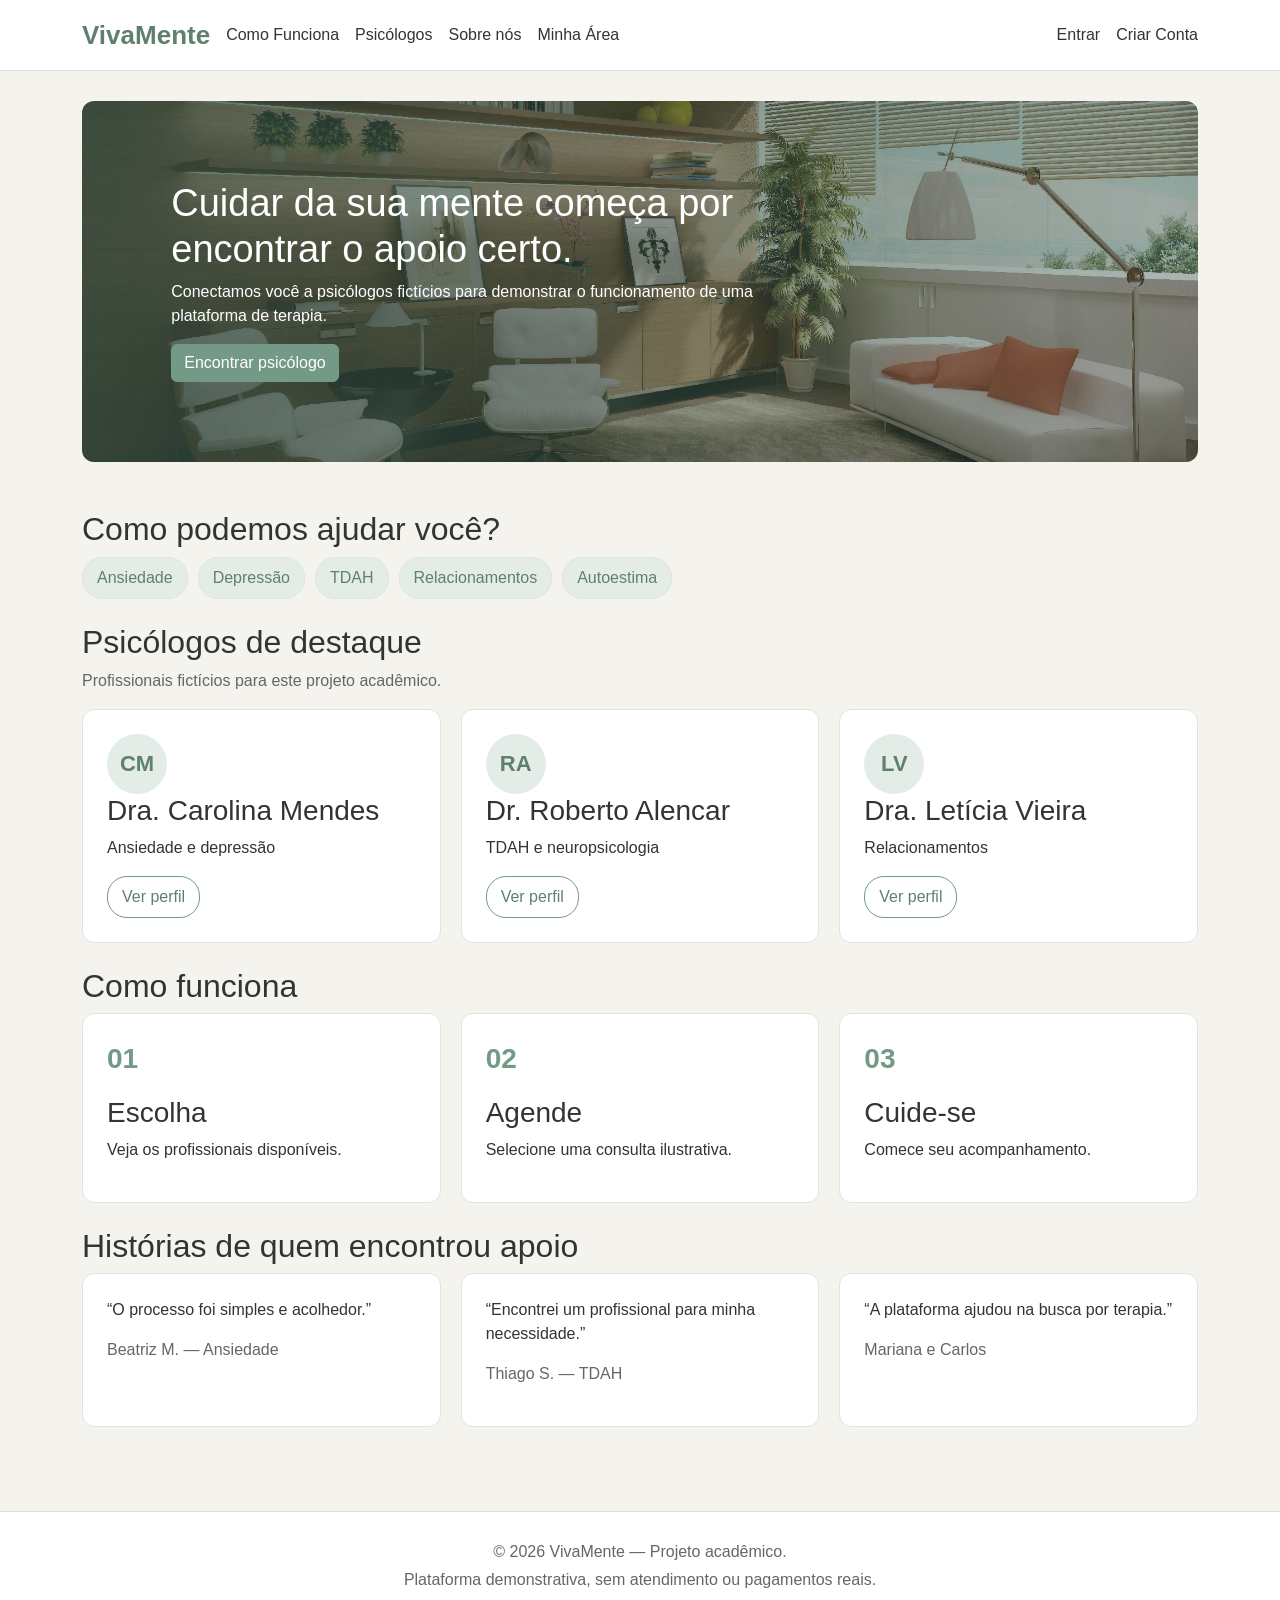
<file: index.html>
<!DOCTYPE html>
<html lang="pt-BR"><head>
    <!-- CONFIGURAÇÕES DA PÁGINA -->
    <meta charset="UTF-8"><meta name="viewport" content="width=device-width, initial-scale=1.0"><title>VivaMente | Início</title>
    <link href="https://cdn.jsdelivr.net/npm/bootstrap@5.3.3/dist/css/bootstrap.min.css" rel="stylesheet"><link rel="stylesheet" href="css/style.css">
</head><body>
    <!-- CABEÇALHO E NAVEGAÇÃO -->
        <header class="cabecalho">
        <nav class="container menu">
            <a class="marca" href="index.html">VivaMente</a>
            <div class="links-menu">
                <a class="menu-link" href="como-funciona.html">Como Funciona</a>
                <a class="menu-link" href="resultados.html">Psicólogos</a>
                <a class="menu-link" href="sobre-nos.html">Sobre nós</a>
                <a class="menu-link" href="area-paciente.html">Minha Área</a>
                <a class="menu-link" href="login.html">Entrar</a>
                <a class="menu-link" href="cadastro.html">Criar Conta</a>
            </div>
        </nav>
    </header>

    <main class="container conteudo">
        <!-- APRESENTAÇÃO PRINCIPAL -->
        <section class="hero"><div class="hero-texto"><h1>Cuidar da sua mente começa por encontrar o apoio certo.</h1><p>Conectamos você a psicólogos fictícios para demonstrar o funcionamento de uma plataforma de terapia.</p><a class="btn botao-verde" href="resultados.html">Encontrar psicólogo</a></div></section>
        <!-- CATEGORIAS DE AJUDA -->
        <section class="secao mt-5"><h2>Como podemos ajudar você?</h2><div class="botoes-categorias"><button class="categoria">Ansiedade</button><button class="categoria">Depressão</button><button class="categoria">TDAH</button><button class="categoria">Relacionamentos</button><button class="categoria">Autoestima</button></div></section>
        <!-- PSICÓLOGOS EM DESTAQUE -->
        <section class="secao"><h2>Psicólogos de destaque</h2><p class="subtitulo">Profissionais fictícios para este projeto acadêmico.</p><div class="lista-cartoes"><article class="cartao"><div class="avatar">CM</div><h3>Dra. Carolina Mendes</h3><p>Ansiedade e depressão</p><a class="botao-claro" href="perfil-psicologo.html">Ver perfil</a></article><article class="cartao"><div class="avatar">RA</div><h3>Dr. Roberto Alencar</h3><p>TDAH e neuropsicologia</p><a class="botao-claro" href="resultados.html">Ver perfil</a></article><article class="cartao"><div class="avatar">LV</div><h3>Dra. Letícia Vieira</h3><p>Relacionamentos</p><a class="botao-claro" href="resultados.html">Ver perfil</a></article></div></section>
        <!-- ETAPAS DA PLATAFORMA -->
        <section class="secao"><h2>Como funciona</h2><div class="lista-cartoes"><article class="cartao"><p class="numero">01</p><h3>Escolha</h3><p>Veja os profissionais disponíveis.</p></article><article class="cartao"><p class="numero">02</p><h3>Agende</h3><p>Selecione uma consulta ilustrativa.</p></article><article class="cartao"><p class="numero">03</p><h3>Cuide-se</h3><p>Comece seu acompanhamento.</p></article></div></section>
        <!-- DEPOIMENTOS ILUSTRATIVOS -->
        <section class="secao"><h2>Histórias de quem encontrou apoio</h2><div class="lista-cartoes"><article class="cartao"><p>“O processo foi simples e acolhedor.”</p><p class="subtitulo">Beatriz M. — Ansiedade</p></article><article class="cartao"><p>“Encontrei um profissional para minha necessidade.”</p><p class="subtitulo">Thiago S. — TDAH</p></article><article class="cartao"><p>“A plataforma ajudou na busca por terapia.”</p><p class="subtitulo">Mariana e Carlos</p></article></div></section>
    </main>
    <!-- RODAPÉ -->
    <footer class="rodape"><p>© 2026 VivaMente — Projeto acadêmico.</p><p>Plataforma demonstrativa, sem atendimento ou pagamentos reais.</p></footer>
</body></html>
</file>
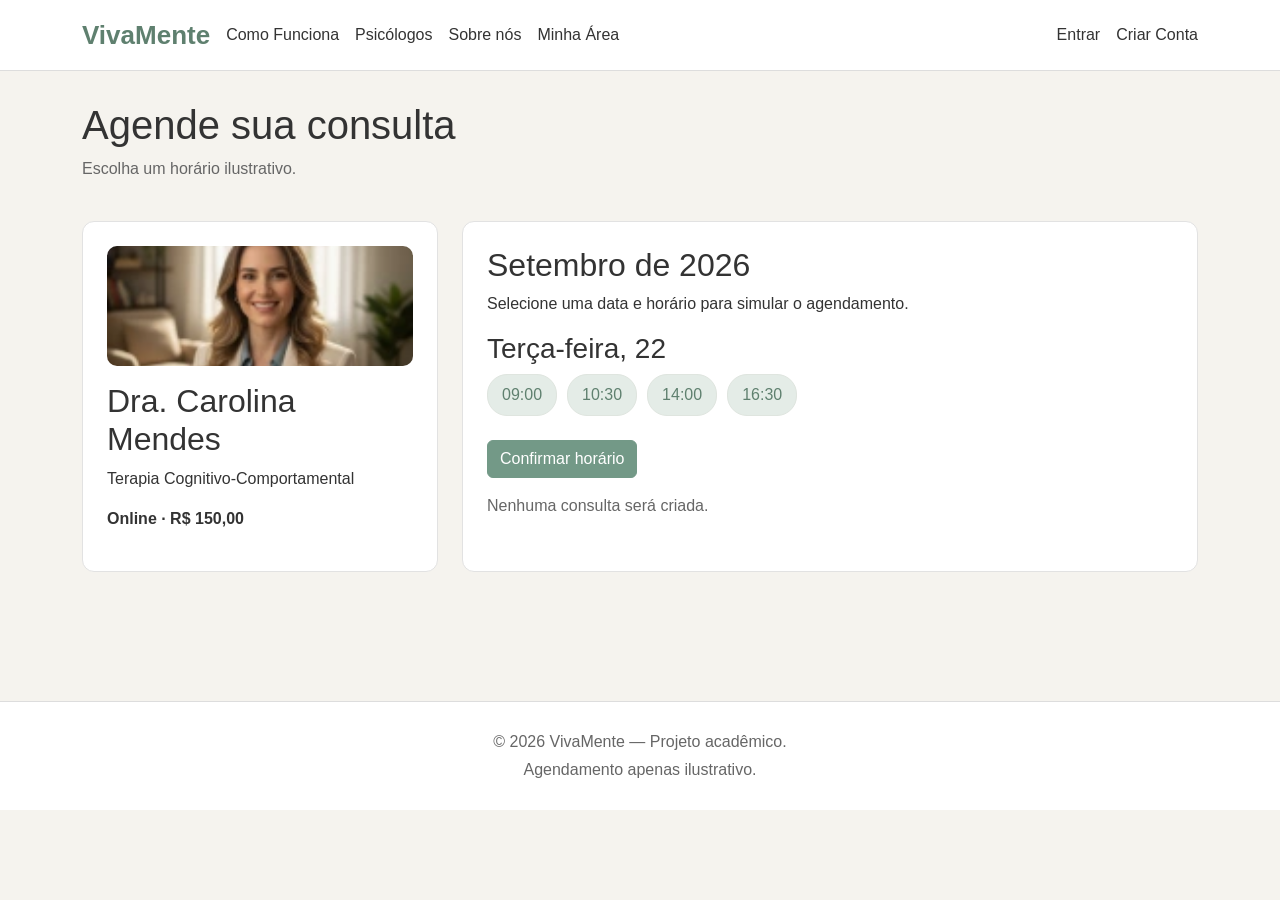
<file: agendamento.html>
<!DOCTYPE html>
<html lang="pt-BR"><head>
    <!-- CONFIGURAÇÕES DA PÁGINA -->
    <meta charset="UTF-8"><meta name="viewport" content="width=device-width, initial-scale=1.0"><title>Agendamento | VivaMente</title>
    <link href="https://cdn.jsdelivr.net/npm/bootstrap@5.3.3/dist/css/bootstrap.min.css" rel="stylesheet"><link rel="stylesheet" href="css/style.css">
</head><body>
    <!-- MENU PRINCIPAL -->
        <header class="cabecalho">
        <nav class="container menu">
            <a class="marca" href="index.html">VivaMente</a>
            <div class="links-menu">
                <a class="menu-link" href="como-funciona.html">Como Funciona</a>
                <a class="menu-link" href="resultados.html">Psicólogos</a>
                <a class="menu-link" href="sobre-nos.html">Sobre nós</a>
                <a class="menu-link" href="area-paciente.html">Minha Área</a>
                <a class="menu-link" href="login.html">Entrar</a>
                <a class="menu-link" href="cadastro.html">Criar Conta</a>
            </div>
        </nav>
    </header>

    <!-- CONSULTA ILUSTRATIVA -->
    <main class="container conteudo"><section class="titulo-pagina"><h1>Agende sua consulta</h1><p class="subtitulo">Escolha um horário ilustrativo.</p></section><div class="row g-4"><section class="col-md-4"><div class="caixa"><img class="foto-profissional w-100" src="imagens/carolina-mendes.webp" alt="Retrato ilustrativo da Dra. Carolina Mendes"><h2 class="mt-3">Dra. Carolina Mendes</h2><p>Terapia Cognitivo-Comportamental</p><p><strong>Online · R$ 150,00</strong></p></div></section><section class="col-md-8"><div class="caixa"><h2>Setembro de 2026</h2><p>Selecione uma data e horário para simular o agendamento.</p><h3>Terça-feira, 22</h3><div class="horarios"><span class="horario">09:00</span><span class="horario">10:30</span><span class="horario">14:00</span><span class="horario">16:30</span></div><a class="btn botao-verde mt-4" href="confirmacao.html">Confirmar horário</a><p class="aviso mt-3">Nenhuma consulta será criada.</p></div></section></div></main>
    <!-- RODAPÉ -->
    <footer class="rodape"><p>© 2026 VivaMente — Projeto acadêmico.</p><p>Agendamento apenas ilustrativo.</p></footer>
</body></html>
</file>
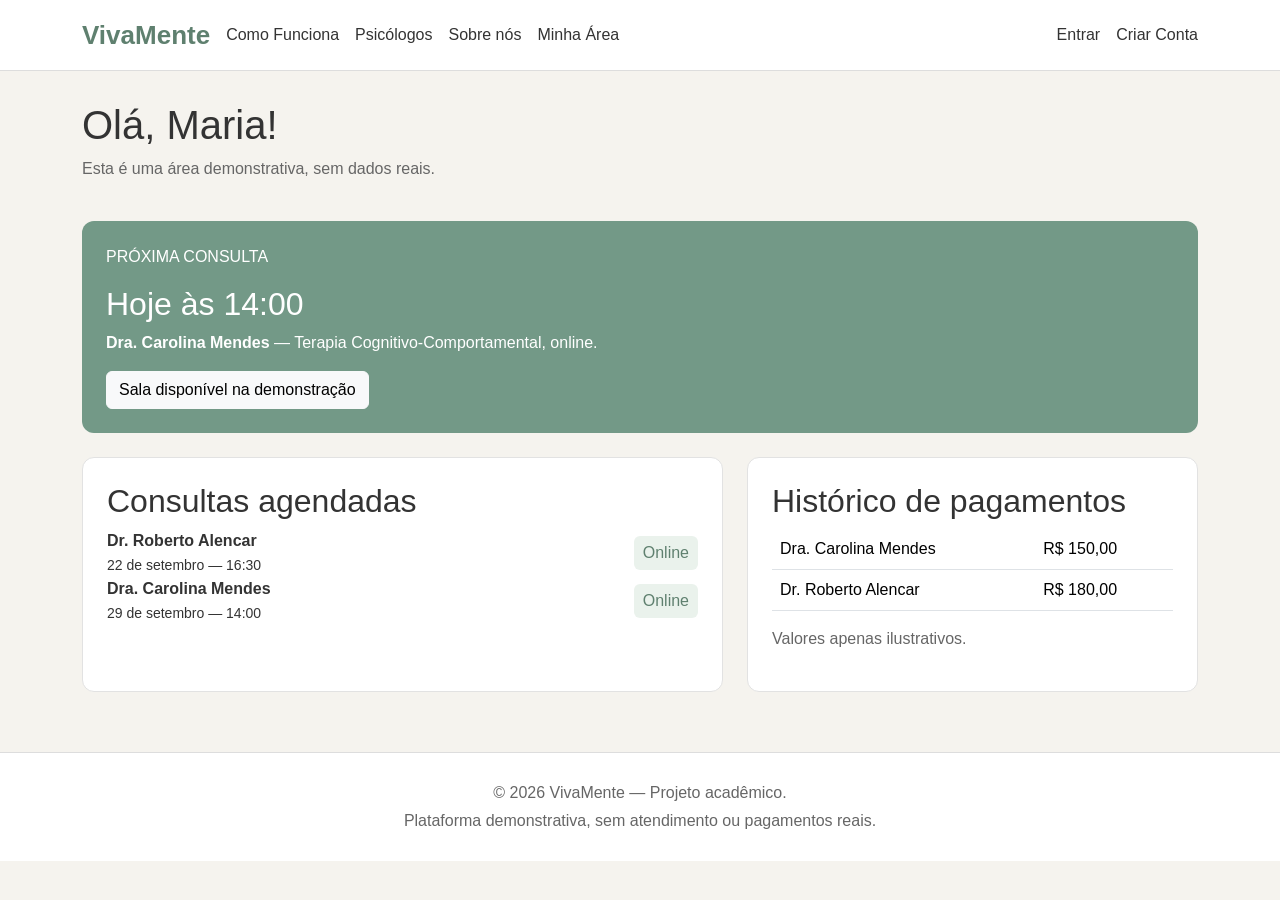
<file: area-paciente.html>
<!DOCTYPE html>
<html lang="pt-BR"><head>
    <!-- CONFIGURAÇÕES DA PÁGINA -->
    <meta charset="UTF-8"><meta name="viewport" content="width=device-width, initial-scale=1.0"><title>Área do Paciente | VivaMente</title>
    <link href="https://cdn.jsdelivr.net/npm/bootstrap@5.3.3/dist/css/bootstrap.min.css" rel="stylesheet"><link rel="stylesheet" href="css/style.css">
</head><body>
    <!-- CABEÇALHO -->
    <header class="cabecalho">
        <nav class="container menu">
            <a class="marca" href="index.html">VivaMente</a>
            <div class="links-menu">
                <a class="menu-link" href="como-funciona.html">Como Funciona</a>
                <a class="menu-link" href="resultados.html">Psicólogos</a>
                <a class="menu-link" href="sobre-nos.html">Sobre nós</a>
                <a class="menu-link" href="area-paciente.html">Minha Área</a>
                <a class="menu-link" href="login.html">Entrar</a>
                <a class="menu-link" href="cadastro.html">Criar Conta</a>
            </div>
        </nav>
    </header>

    <main class="container conteudo"><section class="titulo-pagina"><h1>Olá, Maria!</h1><p class="subtitulo">Esta é uma área demonstrativa, sem dados reais.</p></section>
        <!-- PRÓXIMA CONSULTA -->
        <section class="destaque-consulta secao"><p>PRÓXIMA CONSULTA</p><h2>Hoje às 14:00</h2><p><strong>Dra. Carolina Mendes</strong> — Terapia Cognitivo-Comportamental, online.</p><span class="btn btn-light">Sala disponível na demonstração</span></section>
        <!-- CONSULTAS E PAGAMENTOS -->
        <div class="row g-4"><section class="col-md-7"><div class="caixa"><h2>Consultas agendadas</h2><div class="consulta-linha"><div><strong>Dr. Roberto Alencar</strong><br><small>22 de setembro — 16:30</small></div><span class="etiqueta">Online</span></div><div class="consulta-linha"><div><strong>Dra. Carolina Mendes</strong><br><small>29 de setembro — 14:00</small></div><span class="etiqueta">Online</span></div></div></section><section class="col-md-5"><div class="caixa"><h2>Histórico de pagamentos</h2><table class="table"><tbody><tr><td>Dra. Carolina Mendes</td><td>R$ 150,00</td></tr><tr><td>Dr. Roberto Alencar</td><td>R$ 180,00</td></tr></tbody></table><p class="aviso">Valores apenas ilustrativos.</p></div></section></div>
    </main>
    <!-- RODAPÉ -->
    <footer class="rodape"><p>© 2026 VivaMente — Projeto acadêmico.</p><p>Plataforma demonstrativa, sem atendimento ou pagamentos reais.</p></footer>
</body></html>
</file>
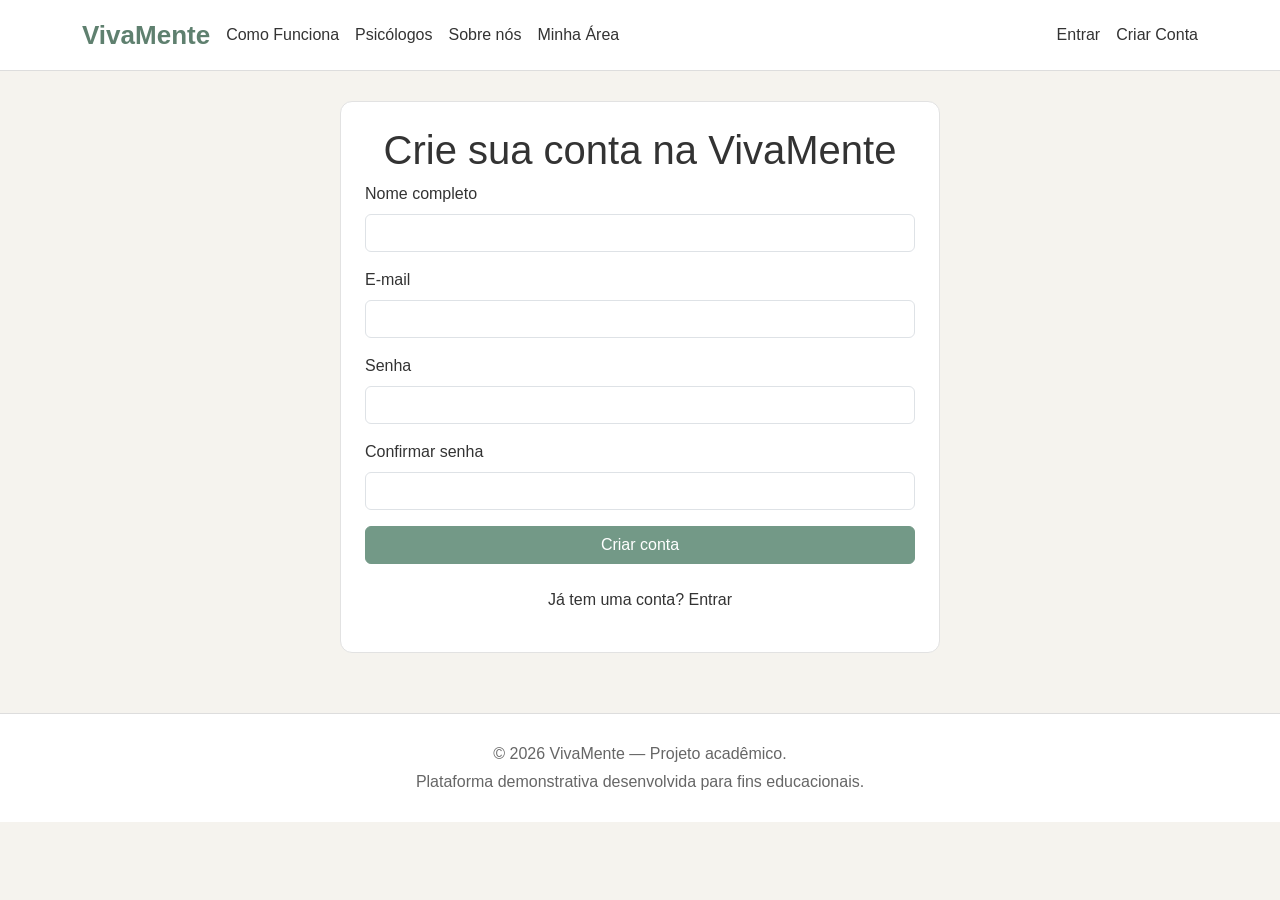
<file: cadastro.html>
<!DOCTYPE html>
<html lang="pt-BR">
<head>
    <meta charset="UTF-8">
    <meta name="viewport" content="width=device-width, initial-scale=1.0">
    <title>Criar Conta | VivaMente</title>
    <link href="https://cdn.jsdelivr.net/npm/bootstrap@5.3.3/dist/css/bootstrap.min.css" rel="stylesheet">
    <link rel="stylesheet" href="css/style.css">
</head>
<body>
    <!-- CABEÇALHO E MENU -->
    <header class="cabecalho">
        <nav class="container menu">
            <a class="marca" href="index.html">VivaMente</a>
            <div class="links-menu">
                <a class="menu-link" href="como-funciona.html">Como Funciona</a>
                <a class="menu-link" href="resultados.html">Psicólogos</a>
                <a class="menu-link" href="sobre-nos.html">Sobre nós</a>
                <a class="menu-link" href="area-paciente.html">Minha Área</a>
                <a class="menu-link" href="login.html">Entrar</a>
                <a class="menu-link" href="cadastro.html">Criar Conta</a>
            </div>
        </nav>
    </header>

    <!-- FORMULÁRIO DE CADASTRO -->
    <main class="conteudo container">
        <section class="caixa formulario">
            <h1 class="text-center">Crie sua conta na VivaMente</h1>
            <form>
                <div class="mb-3">
                    <label for="nome" class="form-label">Nome completo</label>
                    <input type="text" class="form-control" id="nome" name="nome" required>
                </div>
                <div class="mb-3">
                    <label for="email" class="form-label">E-mail</label>
                    <input type="email" class="form-control" id="email" name="email" required>
                </div>
                <div class="mb-3">
                    <label for="senha" class="form-label">Senha</label>
                    <input type="password" class="form-control" id="senha" name="senha" required>
                </div>
                <div class="mb-3">
                    <label for="confirmar-senha" class="form-label">Confirmar senha</label>
                    <input type="password" class="form-control" id="confirmar-senha" name="confirmar-senha" required>
                </div>
                <button type="submit" class="btn botao-verde w-100">Criar conta</button>
            </form>
            <br> <p class="text-center">Já tem uma conta? <a href="login.html">Entrar</a></p>
        </section>
    </main>

    <!-- RODAPÉ -->
    <footer class="rodape">
        <p>© 2026 VivaMente — Projeto acadêmico.</p>
        <p>Plataforma demonstrativa desenvolvida para fins educacionais.</p>
    </footer>
</body>
</html>
</file>
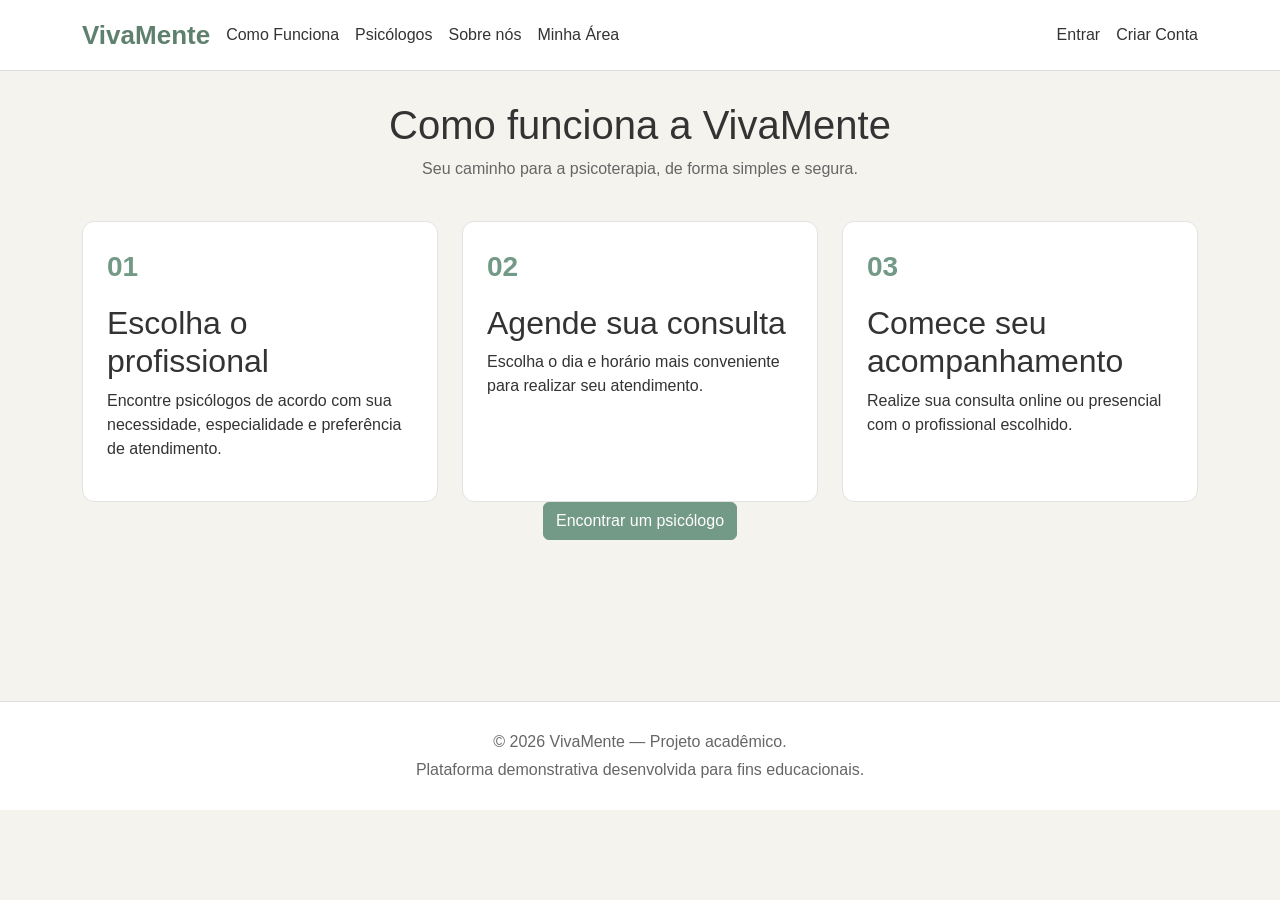
<file: como-funciona.html>
<!DOCTYPE html>
<html lang="pt-BR">
<head>
    <meta charset="UTF-8">
    <meta name="viewport" content="width=device-width, initial-scale=1.0">
    <title>Como Funciona | VivaMente</title>
    <link href="https://cdn.jsdelivr.net/npm/bootstrap@5.3.3/dist/css/bootstrap.min.css" rel="stylesheet">
    <link rel="stylesheet" href="css/style.css">
</head>
<body>
    <!-- CABEÇALHO E MENU -->
    <header class="cabecalho">
        <nav class="container menu">
            <a class="marca" href="index.html">VivaMente</a>
            <div class="links-menu">
                <a class="menu-link" href="como-funciona.html">Como Funciona</a>
                <a class="menu-link" href="resultados.html">Psicólogos</a>
                <a class="menu-link" href="sobre-nos.html">Sobre nós</a>
                <a class="menu-link" href="area-paciente.html">Minha Área</a>
                <a class="menu-link" href="login.html">Entrar</a>
                <a class="menu-link" href="cadastro.html">Criar Conta</a>
            </div>
        </nav>
    </header>

    <!-- CONTEÚDO PRINCIPAL -->
    <main class="conteudo container">
        <section class="titulo-pagina text-center">
            <h1>Como funciona a VivaMente</h1>
            <p class="subtitulo">Seu caminho para a psicoterapia, de forma simples e segura.</p>
        </section>

        <section class="row g-4">
            <div class="col-md-4">
                <div class="caixa">
                    <p class="numero">01</p>
                    <h2>Escolha o profissional</h2>
                    <p>Encontre psicólogos de acordo com sua necessidade, especialidade e preferência de atendimento.</p>
                </div>
            </div>
            <div class="col-md-4">
                <div class="caixa">
                    <p class="numero">02</p>
                    <h2>Agende sua consulta</h2>
                    <p>Escolha o dia e horário mais conveniente para realizar seu atendimento.</p>
                </div>
            </div>
            <div class="col-md-4">
                <div class="caixa">
                    <p class="numero">03</p>
                    <h2>Comece seu acompanhamento</h2>
                    <p>Realize sua consulta online ou presencial com o profissional escolhido.</p>
                </div>
            </div>
        </section>

        <div class="text-center secao">
            <a class="btn botao-verde" href="resultados.html">Encontrar um psicólogo</a>
        </div>
    </main>

    <!-- RODAPÉ -->
    <footer class="rodape">
        <p>© 2026 VivaMente — Projeto acadêmico.</p>
        <p>Plataforma demonstrativa desenvolvida para fins educacionais.</p>
    </footer>
</body>
</html>
</file>
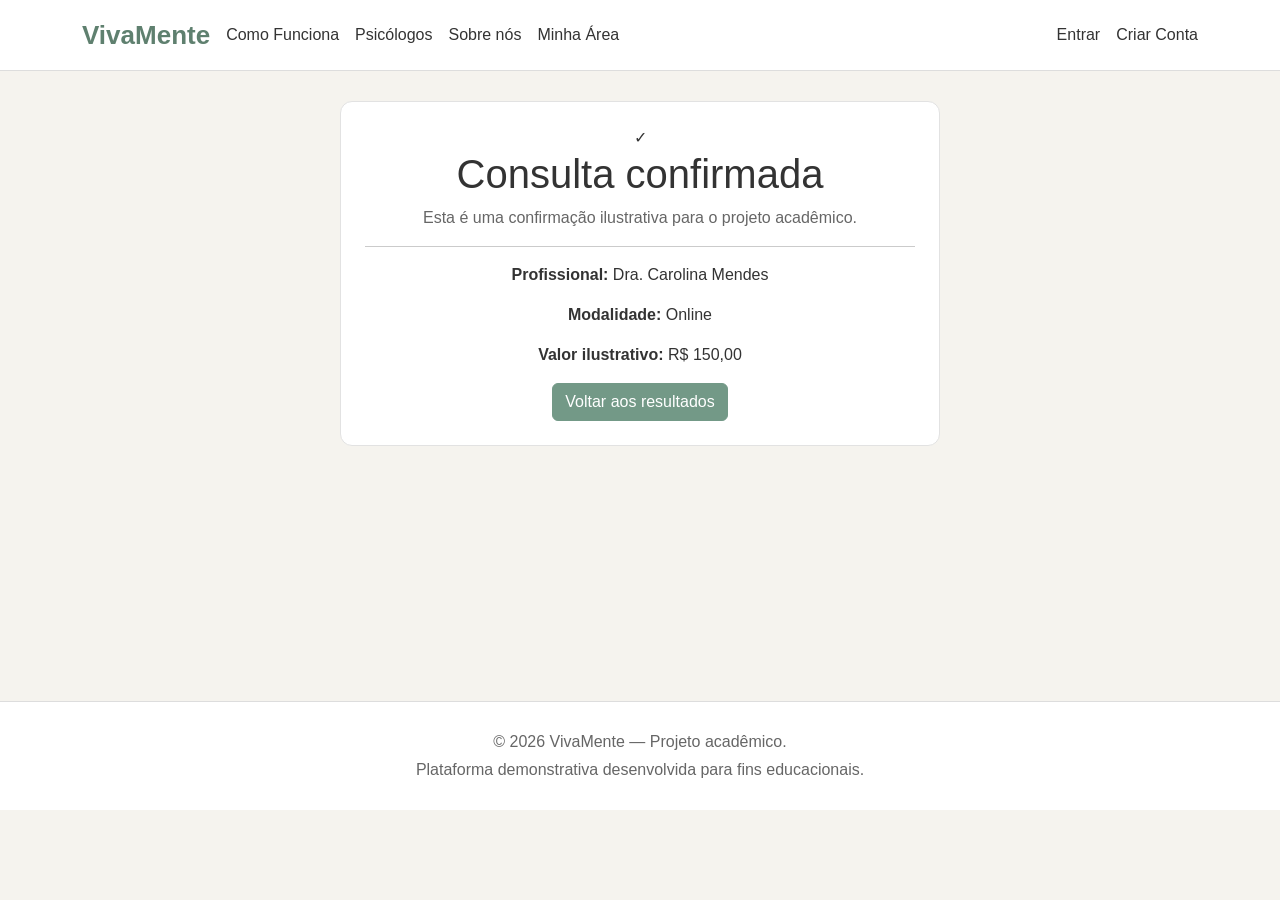
<file: confirmacao.html>
<!DOCTYPE html>
<html lang="pt-BR">
<head>
    <meta charset="UTF-8">
    <meta name="viewport" content="width=device-width, initial-scale=1.0">
    <title>Confirmação | VivaMente</title>
    <link href="https://cdn.jsdelivr.net/npm/bootstrap@5.3.3/dist/css/bootstrap.min.css" rel="stylesheet">
    <link rel="stylesheet" href="css/style.css">
</head>
<body>
    <!-- CABEÇALHO E MENU -->
    <header class="cabecalho">
        <nav class="container menu">
            <a class="marca" href="index.html">VivaMente</a>
            <div class="links-menu">
                <a class="menu-link" href="como-funciona.html">Como Funciona</a>
                <a class="menu-link" href="resultados.html">Psicólogos</a>
                <a class="menu-link" href="sobre-nos.html">Sobre nós</a>
                <a class="menu-link" href="area-paciente.html">Minha Área</a>
                <a class="menu-link" href="login.html">Entrar</a>
                <a class="menu-link" href="cadastro.html">Criar Conta</a>
            </div>
        </nav>
    </header>


    <!-- CONFIRMAÇÃO ILUSTRATIVA -->
    <main class="conteudo container">
        <section class="caixa confirmacao text-center">
            <div class="simbolo-confirmacao">✓</div>
            <h1>Consulta confirmada</h1>
            <p class="subtitulo">Esta é uma confirmação ilustrativa para o projeto acadêmico.</p>
            <hr>
            <p><strong>Profissional:</strong> Dra. Carolina Mendes</p>
            <p><strong>Modalidade:</strong> Online</p>
            <p><strong>Valor ilustrativo:</strong> R$ 150,00</p>
            <a class="btn botao-verde" href="resultados.html">Voltar aos resultados</a>
        </section>
    </main>

    <!-- RODAPÉ -->
    <footer class="rodape">
        <p>© 2026 VivaMente — Projeto acadêmico.</p>
        <p>Plataforma demonstrativa desenvolvida para fins educacionais.</p>
    </footer>
</body>
</html>
</file>
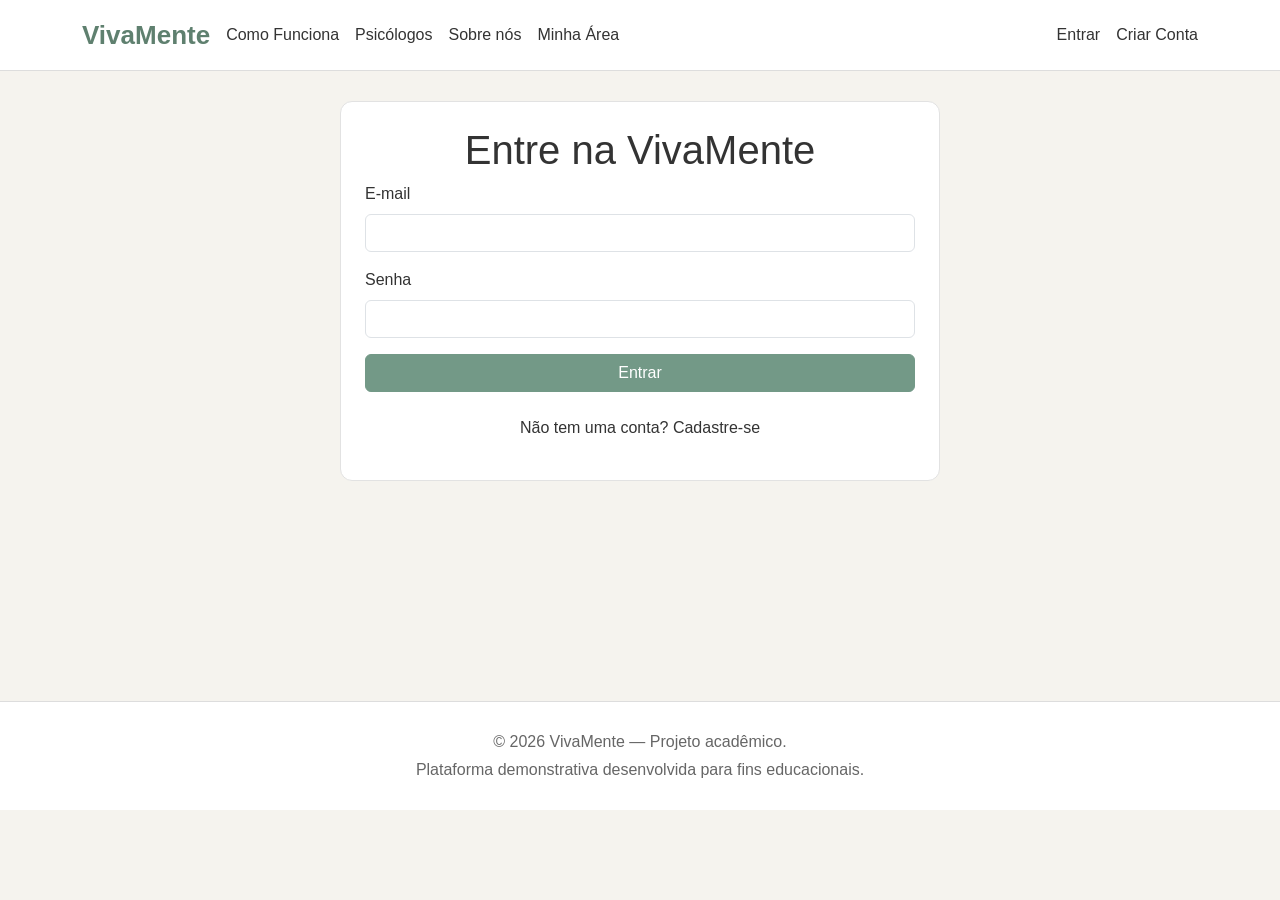
<file: login.html>
<!DOCTYPE html>
<html lang="pt-BR">
<head>
    <meta charset="UTF-8">
    <meta name="viewport" content="width=device-width, initial-scale=1.0">
    <title>Entrar | VivaMente</title>
    <link href="https://cdn.jsdelivr.net/npm/bootstrap@5.3.3/dist/css/bootstrap.min.css" rel="stylesheet">
    <link rel="stylesheet" href="css/style.css">
</head>
<body>
    <!-- CABEÇALHO E MENU -->
    <header class="cabecalho">
        <nav class="container menu">
            <a class="marca" href="index.html">VivaMente</a>
            <div class="links-menu">
                <a class="menu-link" href="como-funciona.html">Como Funciona</a>
                <a class="menu-link" href="resultados.html">Psicólogos</a>
                <a class="menu-link" href="sobre-nos.html">Sobre nós</a>
                <a class="menu-link" href="area-paciente.html">Minha Área</a>
                <a class="menu-link" href="login.html">Entrar</a>
                <a class="menu-link" href="cadastro.html">Criar Conta</a>
            </div>
        </nav>
    </header>


    <!-- FORMULÁRIO DE ENTRADA -->
    <main class="conteudo container">
        <section class="caixa formulario">
            <h1 class="text-center">Entre na VivaMente</h1>
            <form>
                <div class="mb-3">
                    <label for="email" class="form-label">E-mail</label>
                    <input type="email" class="form-control" id="email" name="email" required>
                </div>
                <div class="mb-3">
                    <label for="senha" class="form-label">Senha</label>
                    <input type="password" class="form-control" id="senha" name="senha" required>
                </div>
                <button type="submit" class="btn botao-verde w-100">Entrar</button>
            </form>
            <br>
            <p class="text-center">Não tem uma conta? <a href="cadastro.html">Cadastre-se</a></p>
        </section>
    </main>

    <!-- RODAPÉ -->
    <footer class="rodape">
        <p>© 2026 VivaMente — Projeto acadêmico.</p>
        <p>Plataforma demonstrativa desenvolvida para fins educacionais.</p>
    </footer>
</body>
</html>
</file>
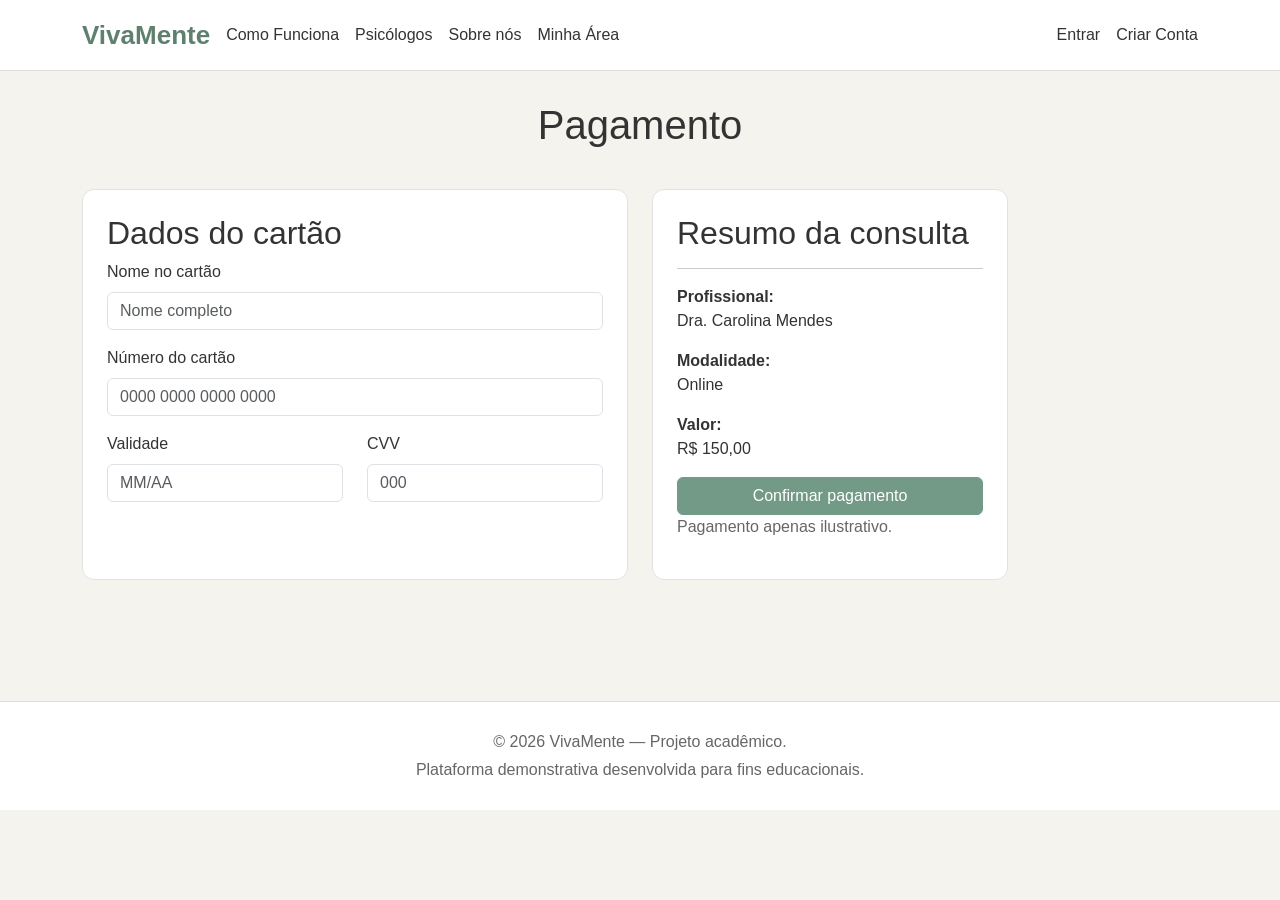
<file: pagamento.html>
<!DOCTYPE html>
<html lang="pt-BR">
<head>
    <meta charset="UTF-8">
    <meta name="viewport" content="width=device-width, initial-scale=1.0">
    <title>Pagamento | VivaMente</title>
    <link href="https://cdn.jsdelivr.net/npm/bootstrap@5.3.3/dist/css/bootstrap.min.css" rel="stylesheet">
    <link rel="stylesheet" href="css/style.css">
</head>
<body>
    <!-- CABEÇALHO E MENU -->
    <header class="cabecalho">
        <nav class="container menu">
            <a class="marca" href="index.html">VivaMente</a>
            <div class="links-menu">
                <a class="menu-link" href="como-funciona.html">Como Funciona</a>
                <a class="menu-link" href="resultados.html">Psicólogos</a>
                <a class="menu-link" href="sobre-nos.html">Sobre nós</a>
                <a class="menu-link" href="area-paciente.html">Minha Área</a>
                <a class="menu-link" href="login.html">Entrar</a>
                <a class="menu-link" href="cadastro.html">Criar Conta</a>
            </div>
        </nav>
    </header>


    <!-- PAGAMENTO ILUSTRATIVO -->
    <main class="conteudo container">
        <h1 class="titulo-pagina text-center">Pagamento</h1>

        <div class="row g-4">
            <section class="col-md-6">
                <div class="caixa">
                    <h2>Dados do cartão</h2>

                    <div class="mb-3">
                        <label for="nome-cartao" class="form-label">Nome no cartão</label>
                        <input type="text" class="form-control" id="nome-cartao" placeholder="Nome completo">
                    </div>

                    <div class="mb-3">
                        <label for="numero-cartao" class="form-label">Número do cartão</label>
                        <input type="text" class="form-control" id="numero-cartao" placeholder="0000 0000 0000 0000">
                    </div>

                    <div class="row">
                        <div class="col-6">
                            <label for="validade" class="form-label">Validade</label>
                            <input type="text" class="form-control" id="validade" placeholder="MM/AA">
                        </div>
                        <div class="col-6">
                            <label for="codigo" class="form-label">CVV</label>
                            <input type="text" class="form-control" id="codigo" placeholder="000">
                        </div>
                    </div>
                </div>
            </section>

            <section class="col-md-4">
                <div class="caixa">
                    <h2>Resumo da consulta</h2>
                    <hr>
                    <p><strong>Profissional:</strong><br>Dra. Carolina Mendes</p>
                    <p><strong>Modalidade:</strong><br>Online</p>
                    <p><strong>Valor:</strong><br>R$ 150,00</p>
                    <a class="btn botao-verde w-100" href="confirmacao.html">Confirmar pagamento</a>
                    <p class="aviso">Pagamento apenas ilustrativo.</p>
                </div>
            </section>
        </div>
    </main>

    <!-- RODAPÉ -->
    <footer class="rodape">
        <p>© 2026 VivaMente — Projeto acadêmico.</p>
        <p>Plataforma demonstrativa desenvolvida para fins educacionais.</p>
    </footer>
</body>
</html>
</file>
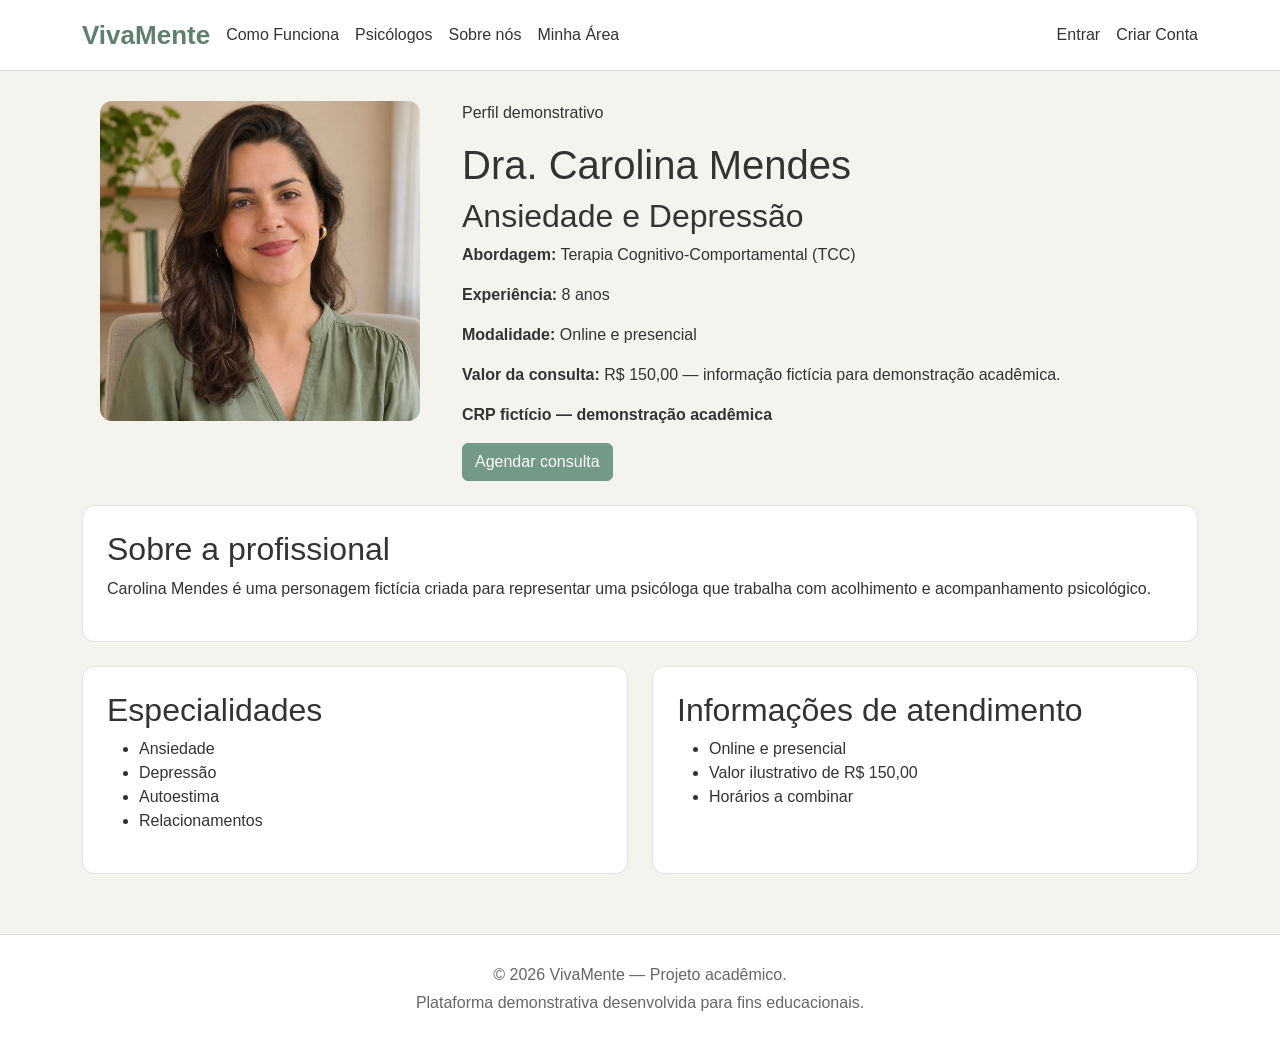
<file: perfil-psicologo.html>
<!DOCTYPE html>
<html lang="pt-BR">
<head>
    <meta charset="UTF-8">
    <meta name="viewport" content="width=device-width, initial-scale=1.0">
    <title>Perfil do Psicólogo | VivaMente</title>
    <link href="https://cdn.jsdelivr.net/npm/bootstrap@5.3.3/dist/css/bootstrap.min.css" rel="stylesheet">
    <link rel="stylesheet" href="css/style.css">
</head>
<body>
    <!-- CABEÇALHO E MENU -->
    <header class="cabecalho">
        <nav class="container menu">
            <a class="marca" href="index.html">VivaMente</a>
            <div class="links-menu">
                <a class="menu-link" href="como-funciona.html">Como Funciona</a>
                <a class="menu-link" href="resultados.html">Psicólogos</a>
                <a class="menu-link" href="sobre-nos.html">Sobre nós</a>
                <a class="menu-link" href="area-paciente.html">Minha Área</a>
                <a class="menu-link" href="login.html">Entrar</a>
                <a class="menu-link" href="cadastro.html">Criar Conta</a>
            </div>
        </nav>
    </header>


    <!-- CONTEÚDO PRINCIPAL -->
    <main class="conteudo container">
        <section class="row g-4 secao">
            <div class="col-md-4 text-center">
                <img class="foto-perfil" src="imagens/carolina-mendes-ficticia.png" alt="Foto ilustrativa da personagem fictícia Dra. Carolina Mendes">
            </div>
            <div class="col-md-8">
                <p>Perfil demonstrativo</p>
                <h1>Dra. Carolina Mendes</h1>
                <h2>Ansiedade e Depressão</h2>
                <p><strong>Abordagem:</strong> Terapia Cognitivo-Comportamental (TCC)</p>
                <p><strong>Experiência:</strong> 8 anos</p>
                <p><strong>Modalidade:</strong> Online e presencial</p>
                <p><strong>Valor da consulta:</strong> R$ 150,00 — informação fictícia para demonstração acadêmica.</p>
                <p><strong>CRP fictício — demonstração acadêmica</strong></p>
                <a class="btn botao-verde" href="pagamento.html">Agendar consulta</a>
            </div>
        </section>

        <section class="caixa secao">
            <h2>Sobre a profissional</h2>
            <p>Carolina Mendes é uma personagem fictícia criada para representar uma psicóloga que trabalha com acolhimento e acompanhamento psicológico.</p>
        </section>

        <div class="row g-4">
            <section class="col-md-6">
                <div class="caixa">
                    <h2>Especialidades</h2>
                    <ul>
                        <li>Ansiedade</li>
                        <li>Depressão</li>
                        <li>Autoestima</li>
                        <li>Relacionamentos</li>
                    </ul>
                </div>
            </section>
            <section class="col-md-6">
                <div class="caixa">
                    <h2>Informações de atendimento</h2>
                    <ul>
                        <li>Online e presencial</li>
                        <li>Valor ilustrativo de R$ 150,00</li>
                        <li>Horários a combinar</li>
                    </ul>
                </div>
            </section>
        </div>
    </main>

    <!-- RODAPÉ -->
    <footer class="rodape">
        <p>© 2026 VivaMente — Projeto acadêmico.</p>
        <p>Plataforma demonstrativa desenvolvida para fins educacionais.</p>
    </footer>
</body>
</html>
</file>
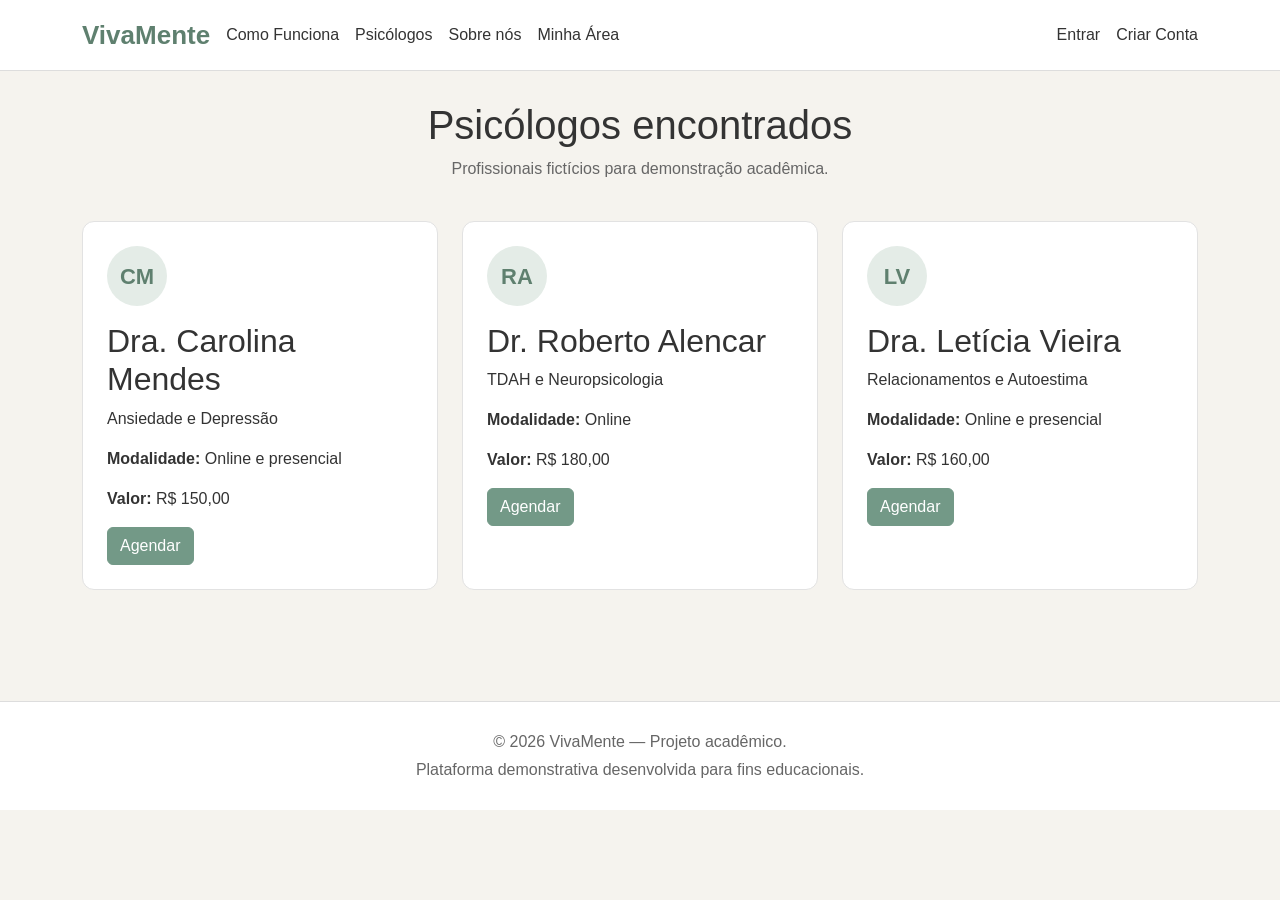
<file: resultados.html>
<!DOCTYPE html>
<html lang="pt-BR">
<head>
    <meta charset="UTF-8">
    <meta name="viewport" content="width=device-width, initial-scale=1.0">
    <title>Resultados | VivaMente</title>
    <link href="https://cdn.jsdelivr.net/npm/bootstrap@5.3.3/dist/css/bootstrap.min.css" rel="stylesheet">
    <link rel="stylesheet" href="css/style.css">
</head>
<body>
    <!-- CABEÇALHO E MENU -->
    <header class="cabecalho">
        <nav class="container menu">
            <a class="marca" href="index.html">VivaMente</a>
            <div class="links-menu">
                <a class="menu-link" href="como-funciona.html">Como Funciona</a>
                <a class="menu-link" href="resultados.html">Psicólogos</a>
                <a class="menu-link" href="sobre-nos.html">Sobre nós</a>
                <a class="menu-link" href="area-paciente.html">Minha Área</a>
                <a class="menu-link" href="login.html">Entrar</a>
                <a class="menu-link" href="cadastro.html">Criar Conta</a>
            </div>
        </nav>
    </header>


    <!-- CONTEÚDO PRINCIPAL -->
    <main class="conteudo container">
        <section class="titulo-pagina text-center">
            <h1>Psicólogos encontrados</h1>
            <p class="subtitulo">Profissionais fictícios para demonstração acadêmica.</p>
        </section>

        <section class="row g-4">
            <div class="col-md-4">
                <div class="caixa">
                    <div class="avatar mb-3">CM</div>
                    <h2>Dra. Carolina Mendes</h2>
                    <p>Ansiedade e Depressão</p>
                    <p><strong>Modalidade:</strong> Online e presencial</p>
                    <p><strong>Valor:</strong> R$ 150,00</p>
                    <a class="btn botao-verde" href="pagamento.html">Agendar</a>
                </div>
            </div>

            <div class="col-md-4">
                <div class="caixa">
                    <div class="avatar mb-3">RA</div>
                    <h2>Dr. Roberto Alencar</h2>
                    <p>TDAH e Neuropsicologia</p>
                    <p><strong>Modalidade:</strong> Online</p>
                    <p><strong>Valor:</strong> R$ 180,00</p>
                    <a class="btn botao-verde" href="pagamento.html">Agendar</a>
                </div>
            </div>

            <div class="col-md-4">
                <div class="caixa">
                    <div class="avatar mb-3">LV</div>
                    <h2>Dra. Letícia Vieira</h2>
                    <p>Relacionamentos e Autoestima</p>
                    <p><strong>Modalidade:</strong> Online e presencial</p>
                    <p><strong>Valor:</strong> R$ 160,00</p>
                    <a class="btn botao-verde" href="pagamento.html">Agendar</a>
                </div>
            </div>
        </section>
    </main>

    <!-- RODAPÉ -->
    <footer class="rodape">
        <p>© 2026 VivaMente — Projeto acadêmico.</p>
        <p>Plataforma demonstrativa desenvolvida para fins educacionais.</p>
    </footer>
</body>
</html>
</file>
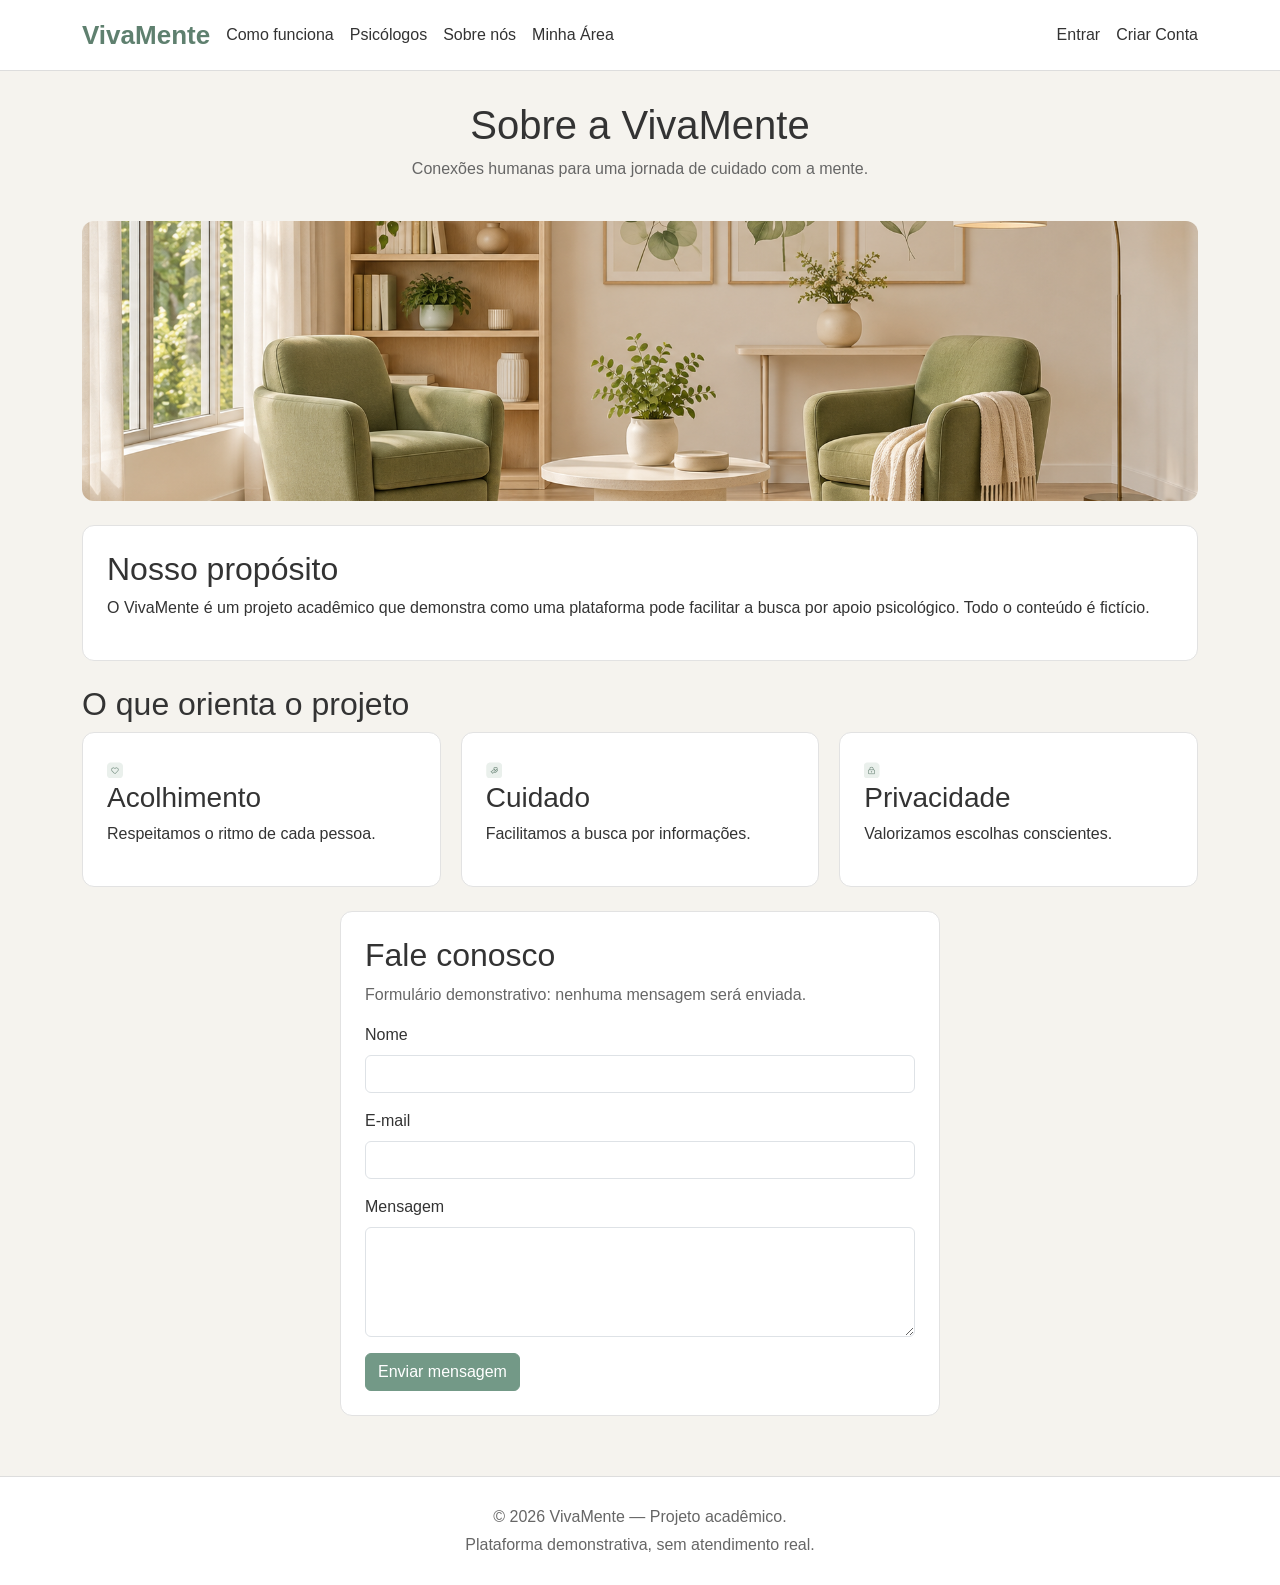
<file: sobre-nos.html>
<!DOCTYPE html>
<html lang="pt-BR"><head>
    <!-- CONFIGURAÇÕES DA PÁGINA -->
    <meta charset="UTF-8"><meta name="viewport" content="width=device-width, initial-scale=1.0"><title>Sobre Nós | VivaMente</title>
    <link href="https://cdn.jsdelivr.net/npm/bootstrap@5.3.3/dist/css/bootstrap.min.css" rel="stylesheet"><link rel="stylesheet" href="css/style.css">
</head><body>
    <!-- MENU PRINCIPAL -->
    <header class="cabecalho"><nav class="container menu"><a class="marca" href="index.html">VivaMente</a><div class="links-menu"><a class="menu-link" href="como-funciona.html">Como funciona</a><a class="menu-link" href="resultados.html">Psicólogos</a><a class="menu-link" href="sobre-nos.html">Sobre nós</a><a class="menu-link" href="area-paciente.html">Minha Área</a><a class="menu-link" href="login.html">Entrar</a><a class="menu-link" href="cadastro.html">Criar Conta</a></div></nav></header>
    <!-- APRESENTAÇÃO -->
    <main class="container conteudo"><section class="titulo-pagina text-center"><h1>Sobre a VivaMente</h1><p class="subtitulo">Conexões humanas para uma jornada de cuidado com a mente.</p></section><img class="foto-destaque secao" src="imagens/sala-de-terapia-banner.png" alt="Sala de terapia ilustrativa com poltronas verdes"><section class="caixa secao"><h2>Nosso propósito</h2><p>O VivaMente é um projeto acadêmico que demonstra como uma plataforma pode facilitar a busca por apoio psicológico. Todo o conteúdo é fictício.</p></section>
        <!-- VALORES -->
        <section class="secao"><h2>O que orienta o projeto</h2><div class="valores"><article class="cartao"><img src="imagens/acolhimento.png" alt="Ícone de acolhimento"><h3>Acolhimento</h3><p>Respeitamos o ritmo de cada pessoa.</p></article><article class="cartao"><img src="imagens/cuidado.png" alt="Ícone de cuidado"><h3>Cuidado</h3><p>Facilitamos a busca por informações.</p></article><article class="cartao"><img src="imagens/privacidade.png" alt="Ícone de privacidade"><h3>Privacidade</h3><p>Valorizamos escolhas conscientes.</p></article></div></section>
        <!-- FORMULÁRIO DEMONSTRATIVO -->
        <section class="caixa formulario"><h2>Fale conosco</h2><p class="aviso">Formulário demonstrativo: nenhuma mensagem será enviada.</p><form><div class="mb-3"><label class="form-label" for="nome">Nome</label><input class="form-control" id="nome" type="text"></div><div class="mb-3"><label class="form-label" for="email">E-mail</label><input class="form-control" id="email" type="email"></div><div class="mb-3"><label class="form-label" for="mensagem">Mensagem</label><textarea class="form-control" id="mensagem" rows="4"></textarea></div><button class="btn botao-verde" type="button">Enviar mensagem</button></form></section></main>
    <!-- RODAPÉ -->
    <footer class="rodape"><p>© 2026 VivaMente — Projeto acadêmico.</p><p>Plataforma demonstrativa, sem atendimento real.</p></footer>
</body></html>
</file>
<file: css/style.css>
/* AJUSTES GERAIS */
* {
    box-sizing: border-box; /* Inclui borda e espaço interno no tamanho. */
}
body {
    margin: 0; /* Remove a margem padrão. */
    background: #f5f3ee; /* Cor do fundo. */
    color: #333; /* Cor dos textos. */
    font-family: Arial, sans-serif; /* Fonte do site. */
    line-height: 1.5; /* Espaço entre linhas. */
}
a { color: inherit; text-decoration: none; /* Remove sublinhado dos links. */ }

/* CABEÇALHO: marca à esquerda, links ao centro e conta à direita */
.cabecalho {
    background: #fff; /* Cor branca do cabeçalho. */
    border-bottom: 1px solid #ddd; /* Linha cinza abaixo do cabeçalho. */
}
.menu {
    display: flex; /* Deixa os itens do menu lado a lado. */
    align-items: center; /* Alinha os itens no meio, na vertical. */
    gap: 16px; /* Espaço de 16 pixels entre os itens. */
    min-height: 70px; /* Altura mínima do cabeçalho. */
}
.marca {
    color: #5f806f; /* Cor verde do nome VivaMente. */
    font-size: 26px; /* Tamanho do texto. */
    font-weight: bold; /* Deixa o texto em negrito. */
}
.links-menu {
    display: flex; /* Deixa os links lado a lado. */
    align-items: center; /* Alinha os links no meio. */
    flex: 1; /* Faz os links ocuparem o espaço livre. */
    justify-content: center; /* Centraliza os links principais. */
    gap: 16px; /* Espaço entre cada link. */
}
.links-menu a[href="login.html"] {
    margin-left: auto; /* Empurra Entrar e Criar Conta para a direita. */
}
.menu-link:hover { color: #5f806f; }

/* CONTEÚDO E CARTÕES */
.conteudo { min-height: 70vh; padding-top: 30px; padding-bottom: 60px; }
.titulo-pagina { margin-bottom: 40px; }
.subtitulo, .aviso { color: #666; }
.secao { margin-bottom: 24px; }
.caixa, .cartao { background: #fff; border: 1px solid #e2e2e2; border-radius: 12px; height: 100%; padding: 24px; }
.numero { color: #739987; font-size: 28px; font-weight: bold; }
.avatar { display: flex; align-items: center; justify-content: center; background: #e4ece7; border-radius: 50%; color: #5f806f; font-size: 22px; font-weight: bold; height: 60px; width: 60px; }
.foto-perfil { border-radius: 12px; max-width: 320px; width: 100%; }

/* BOTÕES */
.botao-verde { background: #739987; border: 1px solid #739987; color: #fff; }
.botao-verde:hover { background: #5f806f; border-color: #5f806f; color: #fff; }
.botao-claro { border: 1px solid #739987; border-radius: 20px; color: #5f806f; display: inline-block; padding: 8px 14px; }

/* PÁGINAS ESPECIAIS */
.hero { background: linear-gradient(90deg, #355043cc, #35504366), url('../imagens/escritorio-vivamente.jpg') center / cover; border-radius: 12px; color: #fff; padding: 80px 8%; }
.hero-texto { max-width: 600px; }
.hero h1 { font-size: 38px; }
.lista-cartoes, .filtros, .valores { display: grid; gap: 20px; grid-template-columns: repeat(3, 1fr); }
.botoes-categorias, .horarios { display: flex; flex-wrap: wrap; gap: 10px; }
.categoria, .horario { background: #e4ece7; border: 1px solid #dfe5df; border-radius: 20px; color: #5f806f; padding: 8px 14px; }
.formulario, .confirmacao { margin: auto; max-width: 600px; }
.resultado, .consulta-linha { display: flex; align-items: center; justify-content: space-between; gap: 20px; }
.foto-profissional { border-radius: 10px; height: 120px; object-fit: cover; width: 150px; }
.foto-destaque { border-radius: 12px; max-height: 280px; object-fit: cover; width: 100%; }
.destaque-consulta { background: #739987; border-radius: 12px; color: #fff; padding: 24px; }
.etiqueta { background: #eaf2ec; border-radius: 6px; color: #5f806f; padding: 5px 9px; }

/* RODAPÉ E CELULAR */
.rodape { background: #fff; border-top: 1px solid #ddd; color: #666; padding: 24px; text-align: center; }
.rodape p { margin: 4px; }
@media (max-width: 767px) { .menu, .links-menu { flex-wrap: wrap; justify-content: center; } .links-menu a[href="login.html"] { margin-left: 0; } .lista-cartoes, .filtros, .valores { grid-template-columns: 1fr; } .resultado, .consulta-linha { align-items: flex-start; flex-direction: column; } }
</file>
